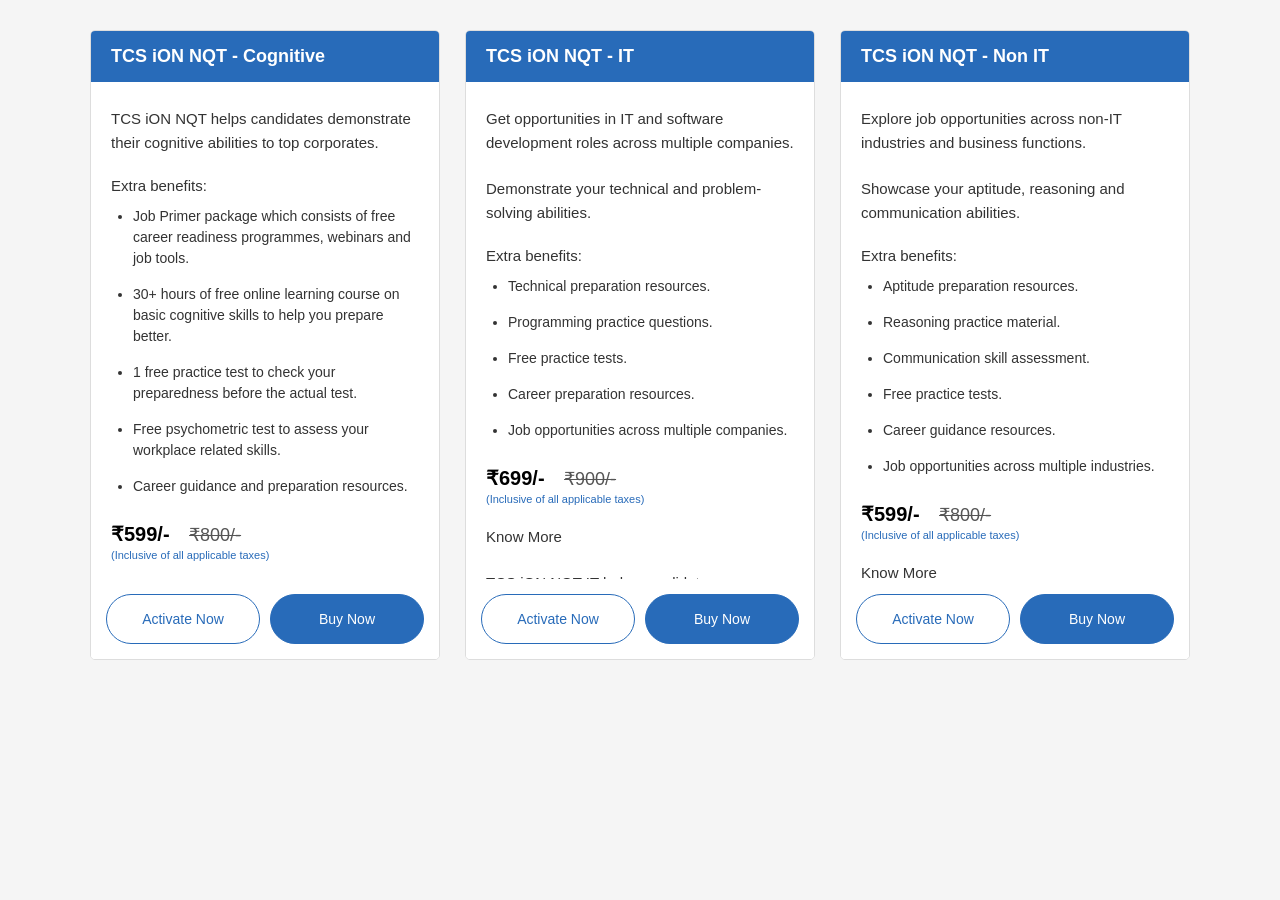
<file: tcs/tcs.html>
<!DOCTYPE html>
<html lang="en">
<head>
    <meta charset="UTF-8">
    <meta name="viewport" content="width=device-width, initial-scale=1.0">
    <title>TCS iON NQT</title>
    <link rel="stylesheet" href="style.css">
</head>

<body>

<div class="cards-container">

    <div class="card">

        <div class="header">
            TCS iON NQT - Cognitive
        </div>

        <div class="content">

            <div class="scroll-content">

                <p>
                    TCS iON NQT helps candidates demonstrate their cognitive
                    abilities to top corporates.
                </p>

                <h3>Extra benefits:</h3>

                <ul>
                    <li>
                        Job Primer package which consists of free career
                        readiness programmes, webinars and job tools.
                    </li>

                    <li>
                        30+ hours of free online learning course on basic
                        cognitive skills to help you prepare better.
                    </li>

                    <li>
                        1 free practice test to check your preparedness
                        before the actual test.
                    </li>

                    <li>
                        Free psychometric test to assess your workplace
                        related skills.
                    </li>

                    <li>
                        Career guidance and preparation resources.
                    </li>
                </ul>

                <div class="price">
                    <span class="new-price">₹599/-</span>
                    <span class="old-price">₹800/-</span>
                </div>

                <div class="tax">
                    (Inclusive of all applicable taxes)
                </div>

                <p class="know-more">
                    Know More
                </p>

                <p>
                    TCS iON NQT helps candidates demonstrate their skills
                    and get opportunities across multiple companies.
                </p>

                <p>
                    Candidates can prepare using practice tests,
                    learning resources and career guidance.
                </p>

                <p>
                    The test provides opportunities to showcase your
                    aptitude and cognitive abilities.
                </p>

            </div>

        </div>

        <div class="buttons">
            <button class="activate">Activate Now</button>
            <button class="buy">Buy Now</button>
        </div>

    </div>


    <div class="card">

        <div class="header">
            TCS iON NQT - IT
        </div>

        <div class="content">

            <div class="scroll-content">

                <p>
                    Get opportunities in IT and software development roles
                    across multiple companies.
                </p>

                <p>
                    Demonstrate your technical and problem-solving abilities.
                </p>

                <h3>Extra benefits:</h3>

                <ul>
                    <li>Technical preparation resources.</li>
                    <li>Programming practice questions.</li>
                    <li>Free practice tests.</li>
                    <li>Career preparation resources.</li>
                    <li>Job opportunities across multiple companies.</li>
                </ul>

                <div class="price">
                    <span class="new-price">₹699/-</span>
                    <span class="old-price">₹900/-</span>
                </div>

                <div class="tax">
                    (Inclusive of all applicable taxes)
                </div>

                <p class="know-more">
                    Know More
                </p>

                <p>
                    TCS iON NQT IT helps candidates demonstrate their
                    technical knowledge and programming skills.
                </p>

                <p>
                    Candidates can access technical preparation resources
                    and practice questions.
                </p>

                <p>
                    The test can help candidates explore IT opportunities
                    across multiple companies.
                </p>

            </div>

        </div>

        <div class="buttons">
            <button class="activate">Activate Now</button>
            <button class="buy">Buy Now</button>
        </div>

    </div>


    <div class="card">

        <div class="header">
            TCS iON NQT - Non IT
        </div>

        <div class="content">

            <div class="scroll-content">

                <p>
                    Explore job opportunities across non-IT industries
                    and business functions.
                </p>

                <p>
                    Showcase your aptitude, reasoning and communication
                    abilities.
                </p>

                <h3>Extra benefits:</h3>

                <ul>
                    <li>Aptitude preparation resources.</li>
                    <li>Reasoning practice material.</li>
                    <li>Communication skill assessment.</li>
                    <li>Free practice tests.</li>
                    <li>Career guidance resources.</li>
                    <li>Job opportunities across multiple industries.</li>
                </ul>

                <div class="price">
                    <span class="new-price">₹599/-</span>
                    <span class="old-price">₹800/-</span>
                </div>

                <div class="tax">
                    (Inclusive of all applicable taxes)
                </div>

                <p class="know-more">
                    Know More
                </p>

                <p>
                    TCS iON NQT Non IT helps candidates demonstrate
                    their aptitude and communication abilities.
                </p>

                <p>
                    Candidates can explore opportunities across
                    different industries and business functions.
                </p>

                <p>
                    Preparation resources and practice tests are
                    available to help candidates prepare better.
                </p>

            </div>

        </div>

        <div class="buttons">
            <button class="activate">Activate Now</button>
            <button class="buy">Buy Now</button>
        </div>

    </div>

</div>

</body>
</html>
</file>
<file: tcs/style.css>
* {
    margin: 0;
    padding: 0;
    box-sizing: border-box;
}

html,
body {
    width: 100%;
    min-height: 100%;
}

body {
    font-family: Arial, sans-serif;
    background: #f5f5f5;
    padding: 30px;
    overflow: hidden;
}

.cards-container {
    display: flex;
    justify-content: center;
    align-items: flex-start;
    gap: 25px;
    width: 100%;
}

.card {
    width: 350px;
    height: 630px;
    background: white;
    border: 1px solid #ddd;
    border-radius: 5px;
    display: flex;
    flex-direction: column;
    overflow: hidden;
    flex-shrink: 0;
}

.header {
    background: #286bb9;
    color: white;
    padding: 15px 20px;
    font-size: 18px;
    font-weight: bold;
    flex-shrink: 0;
}

.content {
    flex: 1;
    min-height: 0;
    overflow: hidden;
}

.scroll-content {
    height: 100%;
    overflow-y: auto;
    overflow-x: hidden;
    padding: 25px 20px;
}

.scroll-content p {
    font-size: 15px;
    line-height: 1.6;
    color: #333;
    margin-bottom: 22px;
}

.scroll-content h3 {
    font-size: 15px;
    font-weight: normal;
    color: #333;
    margin-bottom: 12px;
}

.scroll-content ul {
    padding-left: 22px;
}

.scroll-content li {
    font-size: 14px;
    line-height: 1.5;
    color: #333;
    margin-bottom: 15px;
}

.price {
    margin-top: 25px;
    margin-bottom: 3px;
}

.new-price {
    font-size: 20px;
    font-weight: bold;
}

.old-price {
    font-size: 18px;
    margin-left: 15px;
    text-decoration: line-through;
    color: #555;
}

.tax {
    font-size: 11px;
    color: #286bb9;
}

.know-more {
    margin-top: 20px;
}

.buttons {
    height: 80px;
    padding: 15px;
    display: flex;
    gap: 10px;
    background: white;
    flex-shrink: 0;
}

.buttons button {
    flex: 1;
    height: 50px;
    border-radius: 25px;
    font-size: 14px;
    cursor: pointer;
}

.activate {
    background: white;
    color: #286bb9;
    border: 1px solid #286bb9;
}

.buy {
    background: #286bb9;
    color: white;
    border: 1px solid #286bb9;
}

.scroll-content::-webkit-scrollbar {
    width: 6px;
}

.scroll-content::-webkit-scrollbar-track {
    background: #f1f1f1;
}

.scroll-content::-webkit-scrollbar-thumb {
    background: #999;
    border-radius: 10px;
}
</file>
